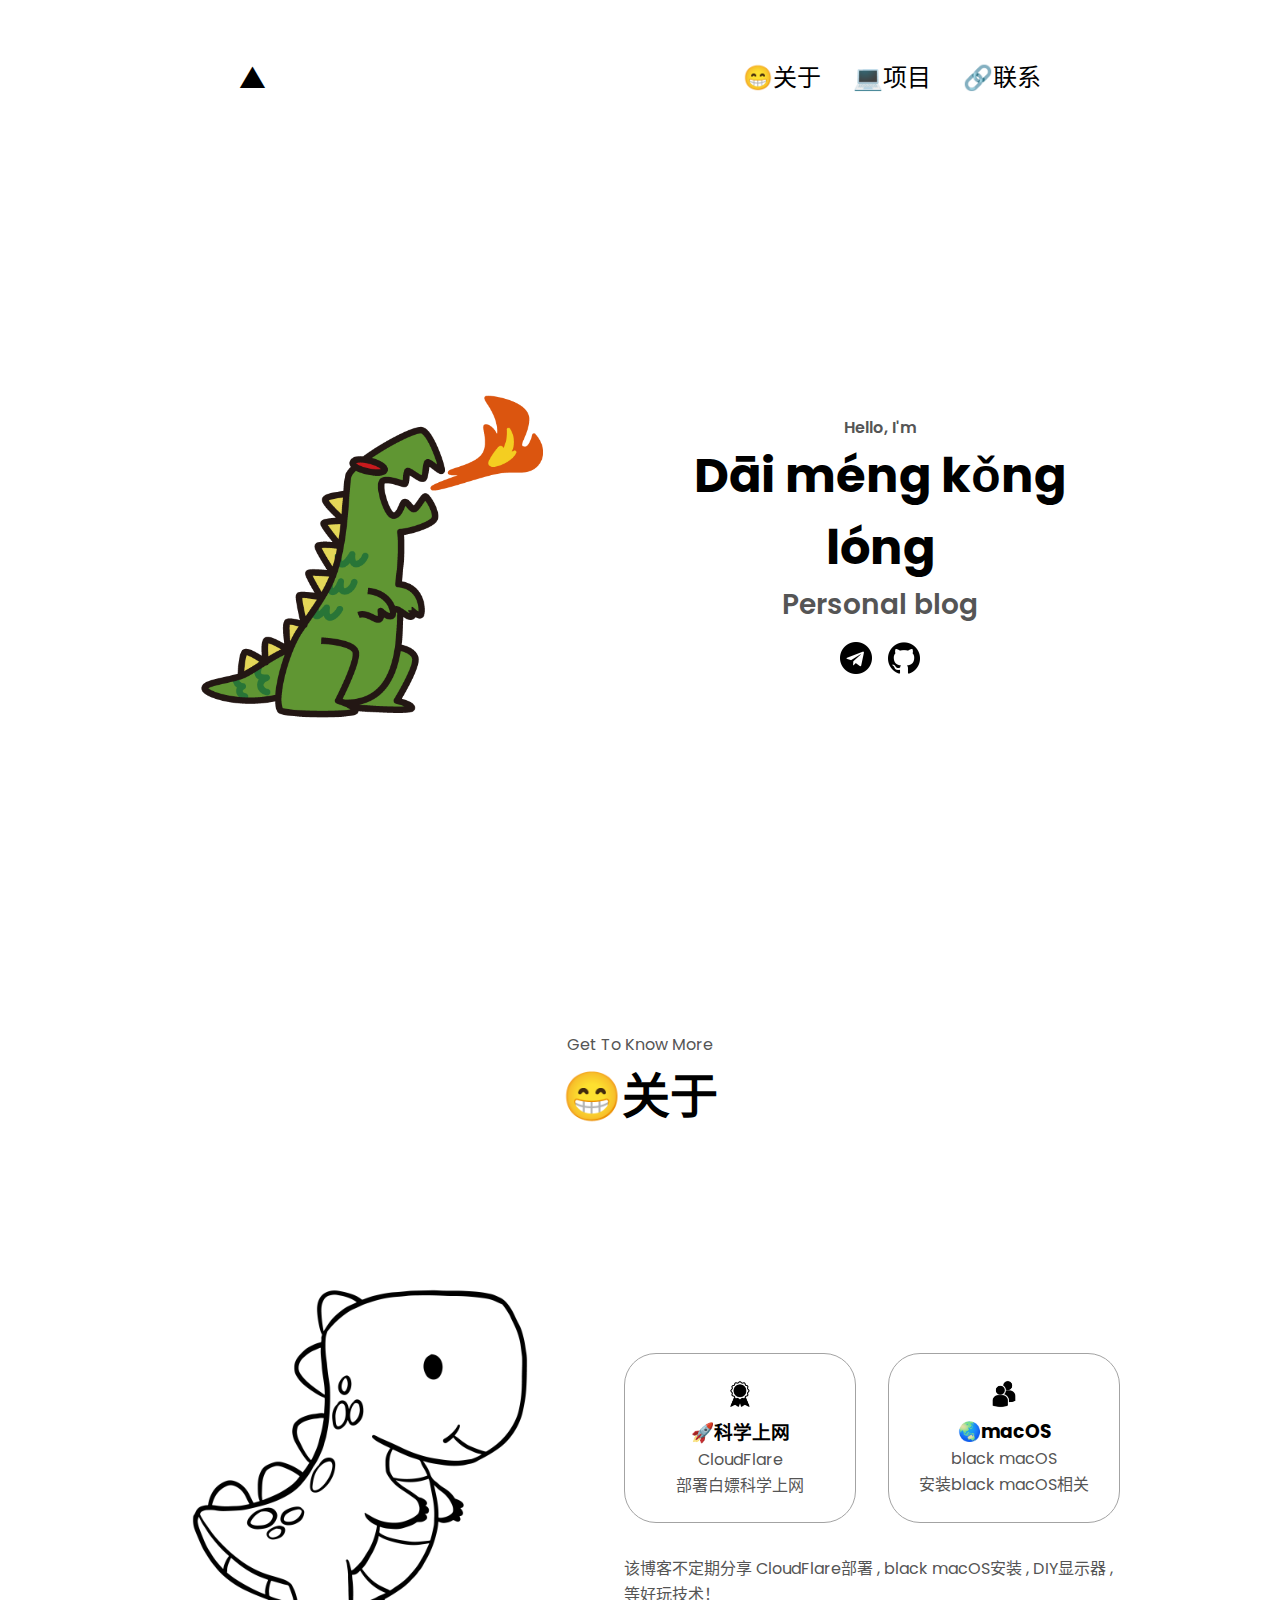
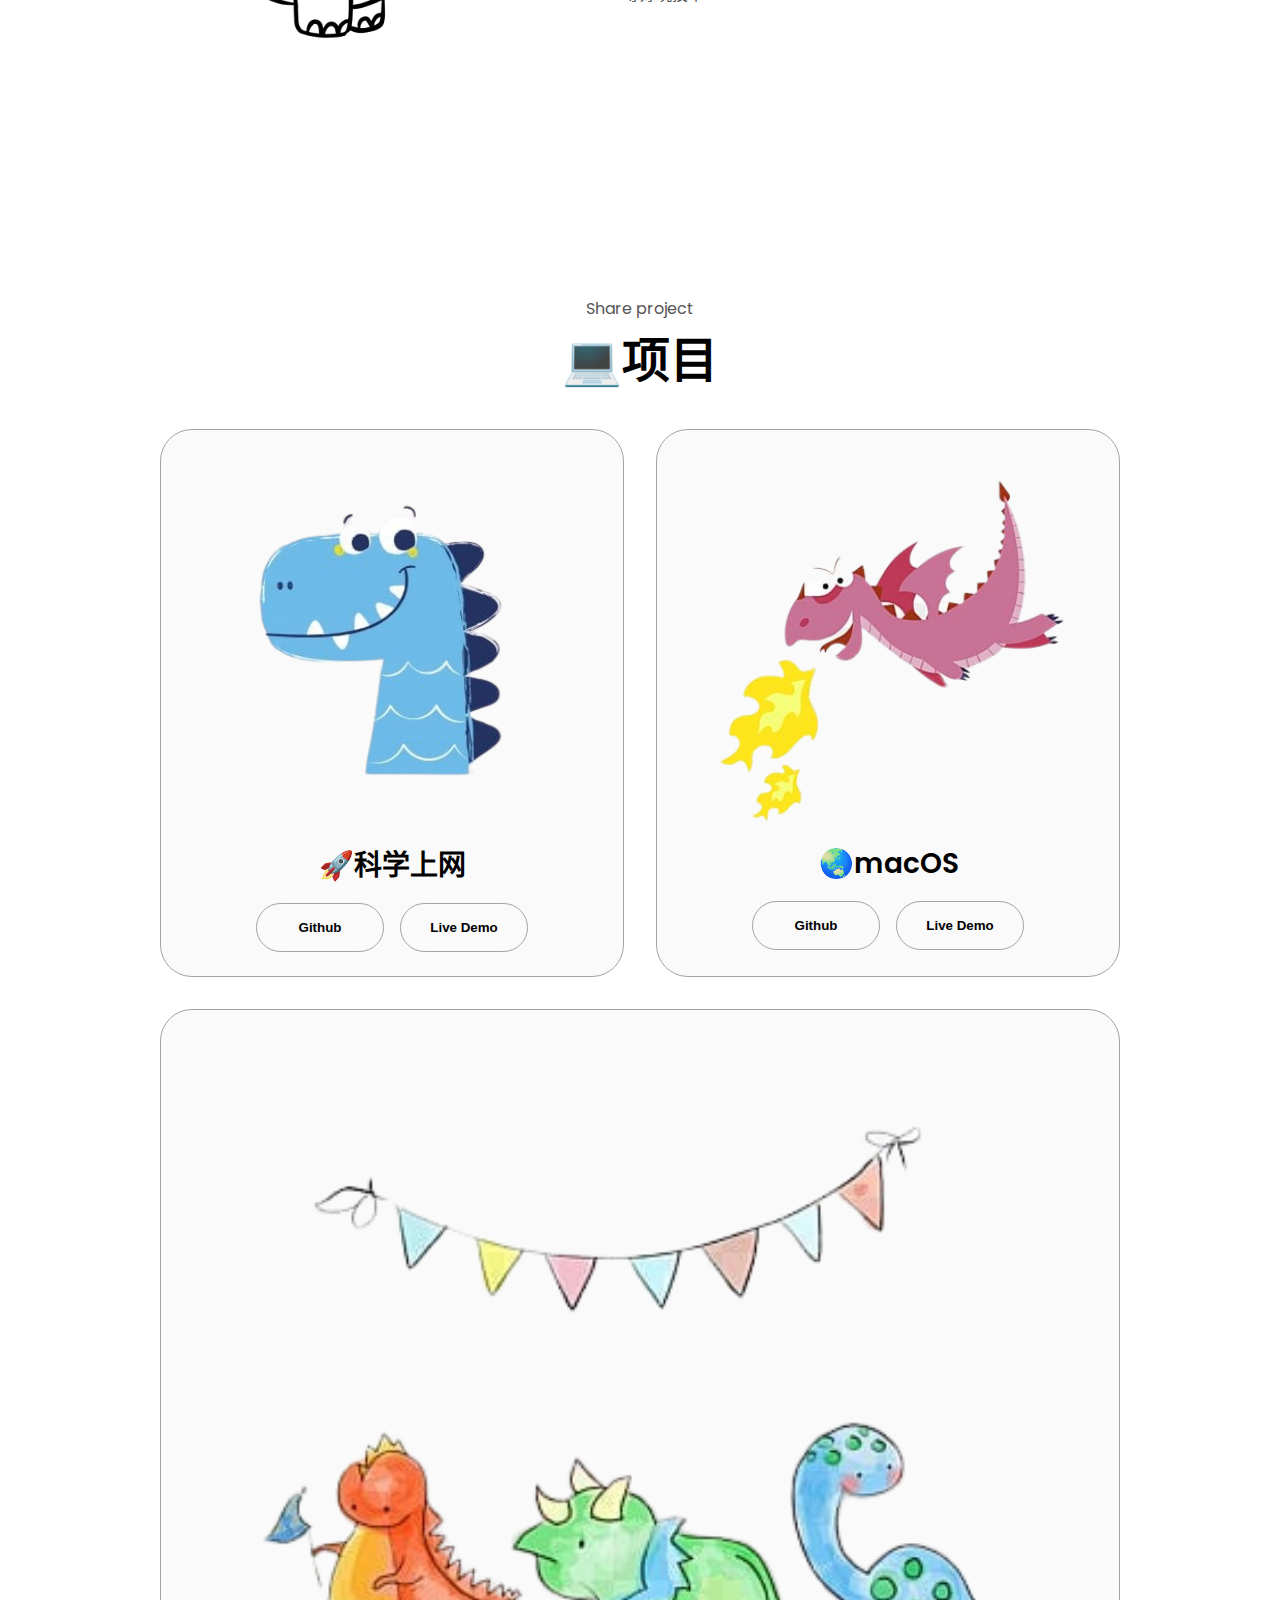
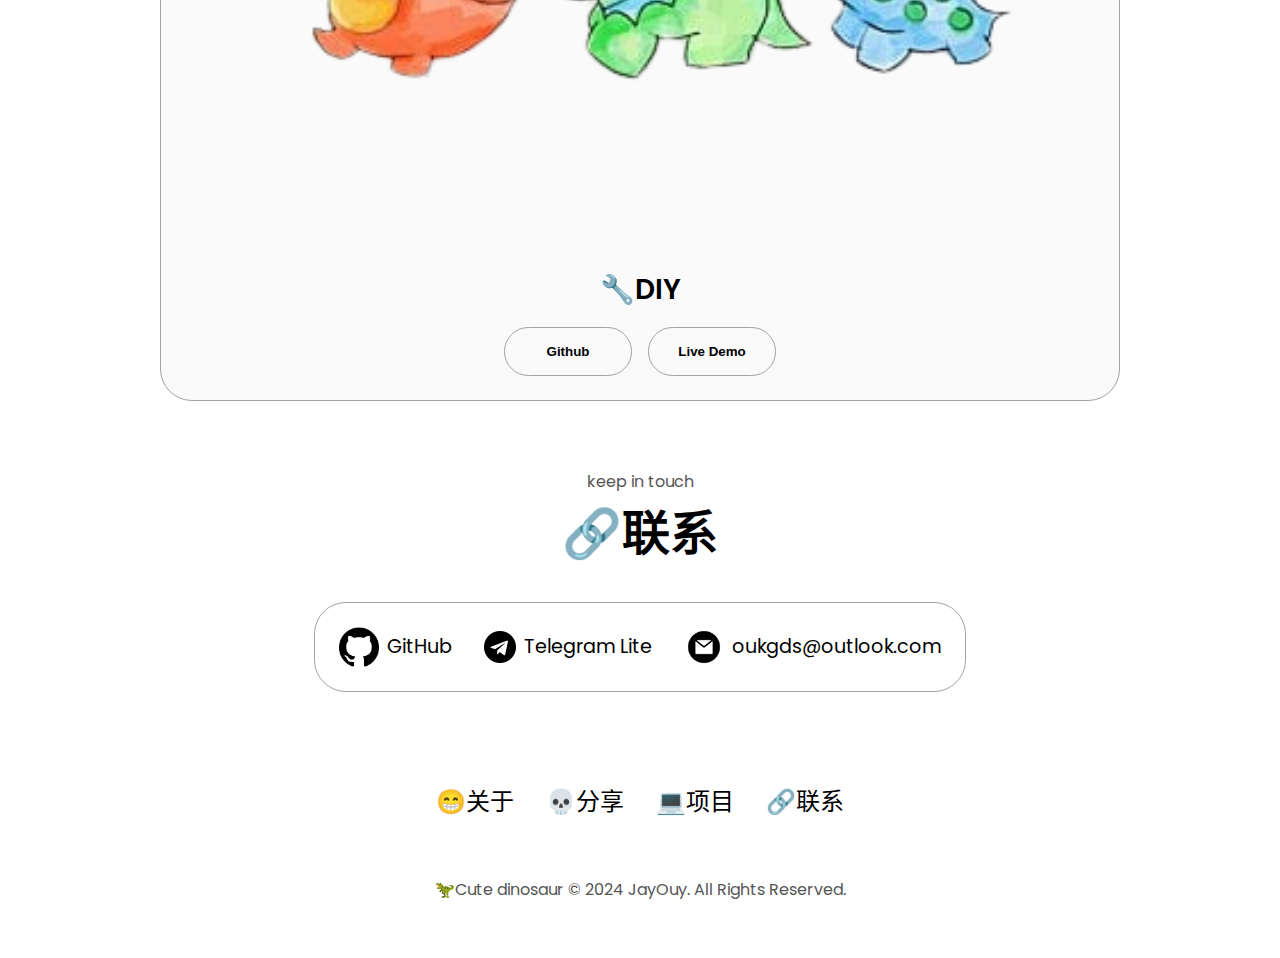
<file: index.html>
<!DOCTYPE html>
<html lang="zh-CN">
  <head>
    <meta charset="UTF-8" />
    <meta http-equiv="X-UA-Compatible" content="IE=edge" />
    <meta name="viewport" content="width=device-width, initial-scale=1.0" />
    <link rel="shortcut icon" href="./assets/kxsw.png" />
    <title>Dāiméngkǒnglóng⛰</title>
    <link rel="stylesheet" href="https://dmkl.ouykjds.top/style.css">
    <link rel="stylesheet" href="style.css" />
    <link rel="stylesheet" href="mediaqueries.css" />
  </head>
  <body>
    <nav id="desktop-nav">
      <div class="logo">⛰</div>
      <div>
        <ul class="nav-links">
          <li><a href="#about">😁关于</a></li>
          <li><a href="#projects">💻项目</a></li>
          <li><a href="#contact">🔗联系</a></li>
        </ul>
      </div>
    </nav>
    <nav id="hamburger-nav">
      <div class="logo">⛰</div>
      <div class="hamburger-menu">
        <div class="hamburger-icon" onclick="toggleMenu()">
          <span></span>
          <span></span>
          <span></span>
        </div>
        <div class="menu-links">
          <li><a href="#about" onclick="toggleMenu()">😁关于</a></li>
          <li><a href="#projects" onclick="toggleMenu()">💻项目</a></li>
          <li><a href="#contact" onclick="toggleMenu()">🔗联系</a></li>
        </div>
      </div>
    </nav>
    <section id="profile">
      <div class="section__pic-container">
        <img src="./assets/logo.png" alt="John Doe profile picture" />
      </div>
      <div class="section__text">
        <p class="section__text__p1">Hello, I'm</p>
        <h1 class="title">Dāi méng kǒng lóng</h1>
        <p class="section__text__p2">Personal blog</p>
        <div id="socials-container">
          <img
            src="./assets/telegram.png"
            alt="My Telegram Lite profile"
            class="icon"
            onclick="location.href='https://t.me/dmkljlq'"
          />
          <img
            src="./assets/github.png"
            alt="My Github profile"
            class="icon"
            onclick="location.href='https://github.com/DaiMengKongLong'"
          />
        </div>
      </div>
    </section>
    <section id="about">
      <p class="section__text__p1">Get To Know More</p>
      <h1 class="title">😁关于</h1>
      <div class="section-container">
        <div class="section__pic-container">
          <img
            src="./assets/toux.png"
            alt="Profile picture"
            class="about-pic"
          />
        </div>
        <div class="about-details-container">
          <div class="about-containers">
            <div class="details-container">
              <img
                src="./assets/experience.png"
                alt="Experience icon"
                class="icon"
              />
              <h3>🚀科学上网</h3>
              <p>CloudFlare <br />部署白嫖科学上网</p>
            </div>
            <div class="details-container">
              <img
                src="./assets/education.png"
                alt="Education icon"
                class="icon"
              />
              <h3>🌏macOS</h3>
              <p>black macOS <br />安装black macOS相关</p>
            </div>
          </div>
          <div class="text-container">
            <p>
              该博客不定期分享 CloudFlare部署 , black macOS安装 , DIY显示器 , 等好玩技术！

            </p>
          </div>
        </div>
      </div>
    </section>
    <section id="projects">
      <p class="section__text__p1">Share project</p>
      <h1 class="title">💻项目</h1>
      <div class="experience-details-container">
        <div class="about-containers">
          <div class="details-container color-container">
            <div class="article-container">
              <img
                src="./assets/kxsw.png"
                alt="Project 1"
                class="project-img"
              />
            </div>
            <h2 class="experience-sub-title project-title">🚀科学上网</h2>
            <div class="btn-container">
              <button
                class="btn btn-color-2 project-btn"
                onclick="location.href='https://github.com/DaiMengKongLong/EDtunnel'"
              >
                Github
              </button>
              <button
                class="btn btn-color-2 project-btn"
                onclick="location.href='./kxsw.html'"
              >
                Live Demo
              </button>
            </div>
          </div>
          <div class="details-container color-container">
            <div class="article-container">
              <img
                src="./assets/macOS.png"
                alt="Project 2"
                class="project-img"
              />
            </div>
            <h2 class="experience-sub-title project-title">🌏macOS</h2>
            <div class="btn-container">
              <button
                class="btn btn-color-2 project-btn"
                onclick="location.href='https://github.com/'"
              >
                Github
              </button>
              <button
                class="btn btn-color-2 project-btn"
                onclick="location.href='https://github.com/'"
              >
                Live Demo
              </button>
            </div>
          </div>
          <div class="details-container color-container">
            <div class="article-container">
              <img
                src="./assets/diy.png"
                alt="Project 3"
                class="project-img"
              />
            </div>
            <h2 class="experience-sub-title project-title">🔧DIY</h2>
            <div class="btn-container">
              <button
                class="btn btn-color-2 project-btn"
                onclick="location.href='https://github.com/'"
              >
                Github
              </button>
              <button
                class="btn btn-color-2 project-btn"
                onclick="location.href='https://github.com/'"
              >
                Live Demo
              </button>
            </div>
          </div>
        </div>
      </div>
    </section>
    <section id="contact">
      <p class="section__text__p1">keep in touch</p>
      <h1 class="title">🔗联系</h1>
      <div class="contact-info-upper-container">
        <div class="contact-info-container">
          <img
            src="./assets/github.png"
            alt="github icon"
            class="icon contact-icon email-icon"
          />
          <p><a href="https://github.com/DaiMengKongLong">GitHub</a></p>
        </div>
        <div class="contact-info-container">
          <img
            src="./assets/telegram.png"
            alt="Telegram Lite icon"
            class="icon contact-icon"
          />
          <p><a href="https://t.me/dmkljlq">Telegram Lite </a></p>
        </div>
        <div class="contact-info-container">
          <img
            src="./assets/email.png"
            alt="Email icon"
            class="icon contact-icon email-icon"
          />
          <p><a href="mailto:oukgds@outlook.com">oukgds@outlook.com</a></p>
        </div>
      </div>
    </section>
    <footer>
      <nav>
        <div class="nav-links-container">
          <ul class="nav-links">
            <li><a href="#about">😁关于</a></li>
            <li><a href="#experience">💀分享</a></li>
            <li><a href="#projects">💻项目</a></li>
            <li><a href="#contact">🔗联系</a></li>
          </ul>
        </div>
      </nav>
      <p>🦖Cute dinosaur &#169; 2024 JayOuy. All Rights Reserved.</p>
    </footer>
    <script src="script.js"></script>
  </body>
</html>
</file>
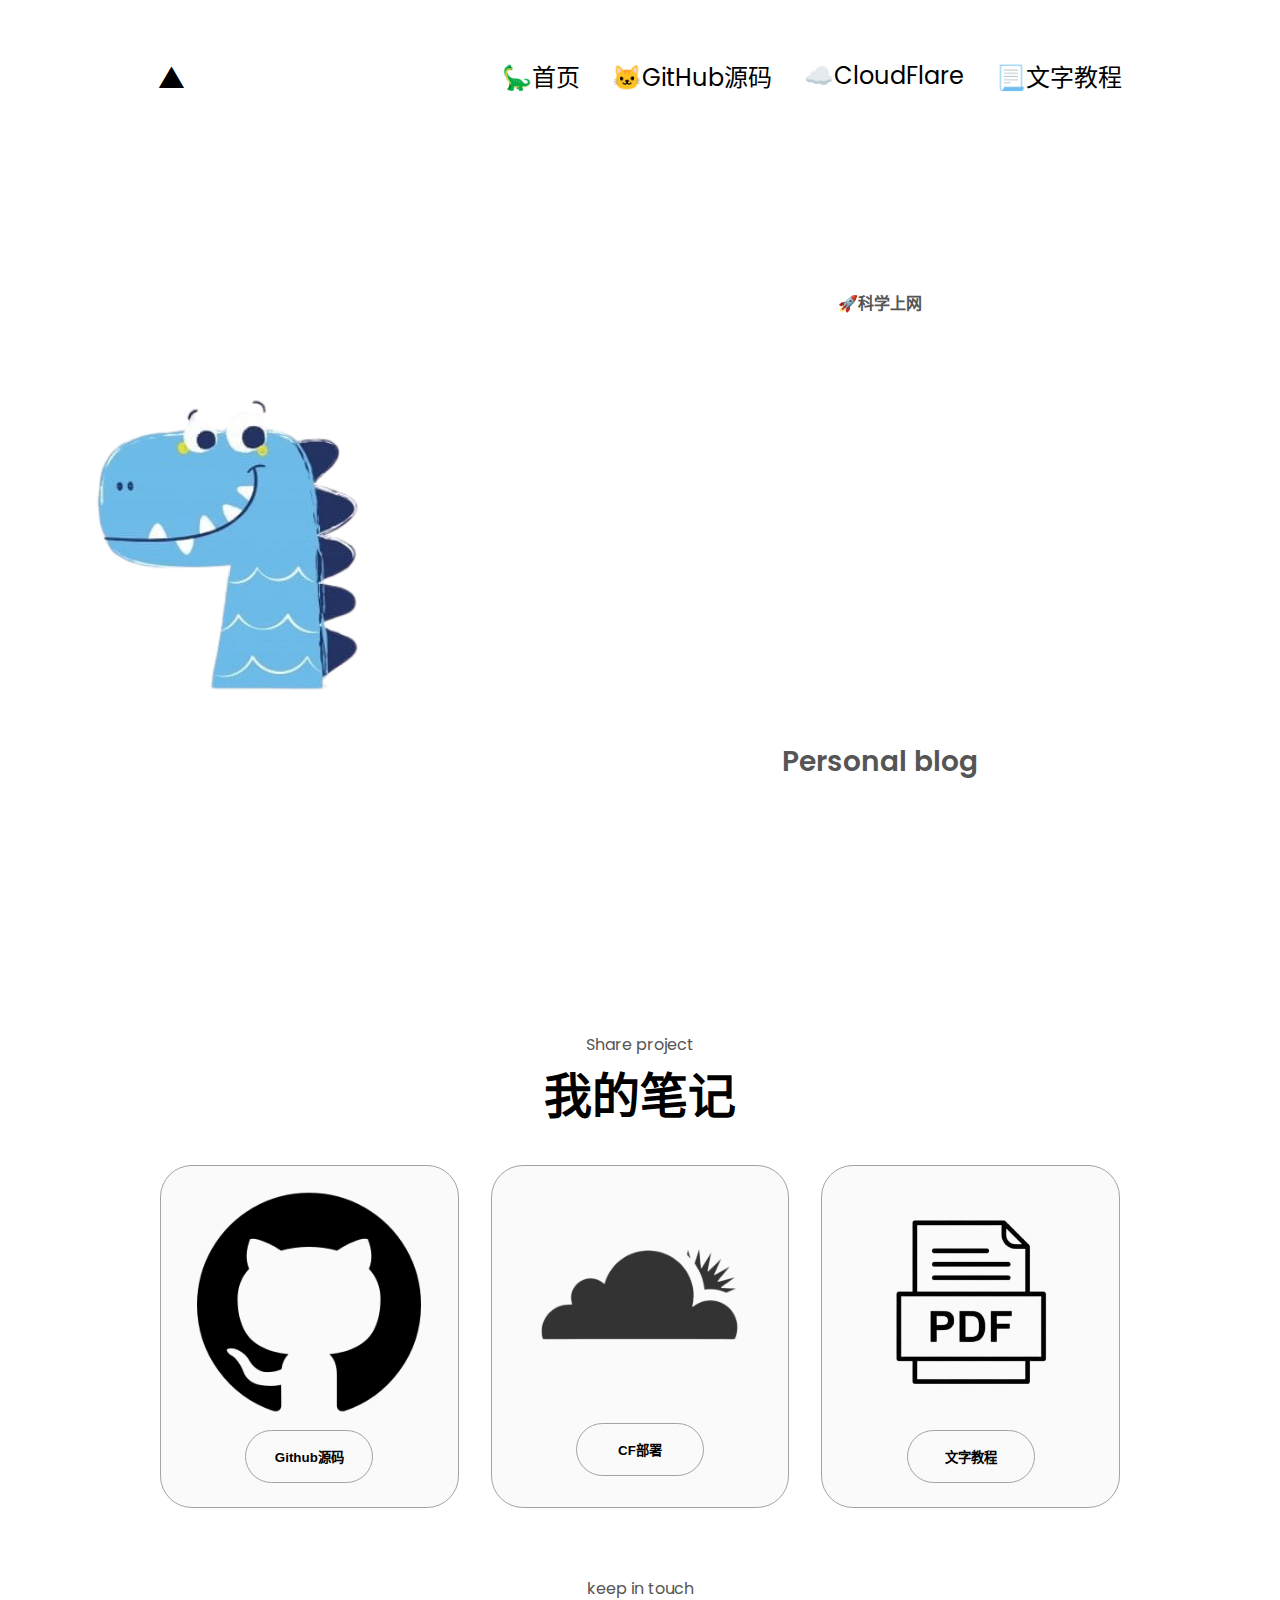
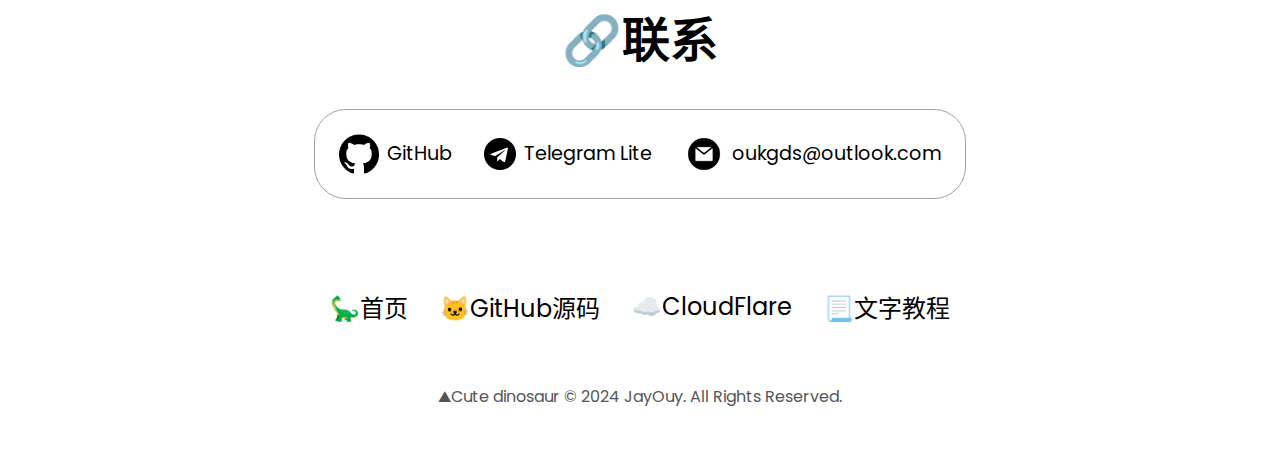
<file: kxsw.html>
<!DOCTYPE html>
<html lang="zh-CN">
  <head>
    <meta charset="UTF-8" />
    <meta http-equiv="X-UA-Compatible" content="IE=edge" />
    <meta name="viewport" content="width=device-width, initial-scale=1.0" />
    <link rel="shortcut icon" href="./assets/kxsw.png" />
    <title>🚀科学上网</title>
    <link rel="stylesheet" href="style.css" />
    <link rel="stylesheet" href="mediaqueries.css" />
  </head>
  <body>
    <nav id="desktop-nav">
      <div class="logo">⛰</div>
      <div>
        <ul class="nav-links">
        <li><a href="./index.html">🦕首页</a></li>
        <li><a href="https://github.com/DaiMengKongLong/EDtunnel">🐱GitHub源码</a></li>
        <li><a href="https://dash.cloudflare.com/">☁️CloudFlare</a></li>
        <li><a href="./pdf/🚀科学上网/EDtunnel.pdf">📃文字教程</a></li>
        </ul>
      </div>
    </nav>
    <nav id="hamburger-nav">
      <div class="logo">⛰</div>
      <div class="hamburger-menu">
        <div class="hamburger-icon" onclick="toggleMenu()">
          <span></span>
          <span></span>
          <span></span>
        </div>
        <div class="menu-links">
        <li><a href="./index.html" onclick="toggleMenu()">🦕首页</a></li>
        <li><a href="https://github.com/DaiMengKongLong/EDtunnel" onclick="toggleMenu()">🐱GitHub源码</a></li>
        <li><a href="https://dash.cloudflare.com/" onclick="toggleMenu()">☁️CloudFlare</a></li>
        <li><a href="./pdf/🚀科学上网/EDtunnel.pdf" onclick="toggleMenu()">📃文字教程</a></li>
        </div>
      </div>
    </nav>
    <section id="profile">
      <div class="section__pic-container">
        <img src="./assets/kxsw.png" alt="John Doe profile picture" />
      </div>
      <div class="section__text">
        <p class="section__text__p1">🚀科学上网</p>
        <h1 class="title"><iframe width="720" height="405" src="https://www.youtube.com/embed/Mi6O3dJXeDI" title="🦖CloudFlare部署下EDtunnel🚀科学上网！" frameborder="0" allow="accelerometer; autoplay; clipboard-write; encrypted-media; gyroscope; picture-in-picture; web-share" referrerpolicy="strict-origin-when-cross-origin" allowfullscreen></iframe></h1>
        <p class="section__text__p2">Personal blog</p>
        <div id="socials-container">
        </div>
      </div>
    </section>
    <section id="projects">
      <p class="section__text__p1">Share project</p>
      <h1 class="title">我的笔记</h1>
      <div class="experience-details-container">
        <div class="about-containers">
          <div class="details-container color-container">
            <div class="article-container">
              <img
                src="./assets/github.png"
                alt="Project 1"
                class="project-img"
              />
            </div>
            <h2 class="experience-sub-title project-title"></h2>
            <div class="btn-container">
              <button
                class="btn btn-color-2 project-btn"
                onclick="location.href='https://github.com/DaiMengKongLong/EDtunnel'"
              >
              Github源码
              </button>
            </div>
          </div>
          <div class="details-container color-container">
            <div class="article-container">
              <img
                src="./assets/cf.png"
                alt="Project 2"
                class="project-img"
              />
            </div>
            <h2 class="experience-sub-title project-title"></h2>
            <div class="btn-container">
              <button
                class="btn btn-color-2 project-btn"
                onclick="location.href='https://dash.cloudflare.com/'"
              >
              CF部署
              </button>
            </div>
          </div>
          <div class="details-container color-container">
            <div class="article-container">
              <img
                src="./assets/pdf.png"
                alt="Project 3"
                class="project-img"
              />
            </div>
            <h2 class="experience-sub-title project-title"></h2>
            <div class="btn-container">
              <button
                class="btn btn-color-2 project-btn"
                onclick="location.href='./pdf/🚀科学上网/EDtunnel.pdf'"
              >
                文字教程
              </button>
            </div>
          </div>
        </div>
      </div>
    </section>
    <section id="contact">
      <p class="section__text__p1">keep in touch</p>
      <h1 class="title">🔗联系</h1>
      <div class="contact-info-upper-container">
        <div class="contact-info-container">
          <img
            src="./assets/github.png"
            alt="github icon"
            class="icon contact-icon email-icon"
          />
          <p><a href="https://github.com/OuyJay">GitHub</a></p>
        </div>
        <div class="contact-info-container">
          <img
            src="./assets/telegram.png"
            alt="Telegram Lite icon"
            class="icon contact-icon"
          />
          <p><a href="https://t.me/dmkljlq">Telegram Lite </a></p>
        </div>
        <div class="contact-info-container">
          <img
            src="./assets/email.png"
            alt="Email icon"
            class="icon contact-icon email-icon"
          />
          <p><a href="mailto:oukgds@outlook.com">oukgds@outlook.com</a></p>
        </div>
      </div>
    </section>
    <footer>
      <nav>
        <div class="nav-links-container">
          <ul class="nav-links">
            <li><a href="./index.html">🦕首页</a></li>
            <li><a href="https://github.com/DaiMengKongLong/EDtunnel">🐱GitHub源码</a></li>
            <li><a href="https://dash.cloudflare.com/">☁️CloudFlare</a></li>
            <li><a href="./pdf/🚀科学上网/EDtunnel.pdf">📃文字教程</a></li>
          </ul>
        </div>
      </nav>
      <p>⛰Cute dinosaur &#169; 2024 JayOuy. All Rights Reserved.</p>
    </footer>
    <script src="script.js"></script>
  </body>
</html>
</file>
<file: style.css>
/* GENERAL */

@import url("https://fonts.googleapis.com/css2?family=Poppins:wght@300;400;500;600&display=swap");

* {
  margin: 0;
  padding: 0;
}

body {
  font-family: "Poppins", sans-serif;
}

html {
  scroll-behavior: smooth;
}

p {
  color: rgb(85, 85, 85);
}

/* TRANSITION */

a,
.btn {
  transition: all 300ms ease;
}

/* DESKTOP NAV */

nav,
.nav-links {
  display: flex;
}

nav {
  justify-content: space-around;
  align-items: center;
  height: 17vh;
}

.nav-links {
  gap: 2rem;
  list-style: none;
  font-size: 1.5rem;
}

a {
  color: black;
  text-decoration: none;
  text-decoration-color: white;
}

a:hover {
  color: grey;
  text-decoration: underline;
  text-underline-offset: 1rem;
  text-decoration-color: rgb(181, 181, 181);
}

.logo {
  font-size: 2rem;
}

.logo:hover {
  cursor: default;
}

/* HAMBURGER MENU */

#hamburger-nav {
  display: none;
}

.hamburger-menu {
  position: relative;
  display: inline-block;
}

.hamburger-icon {
  display: flex;
  flex-direction: column;
  justify-content: space-between;
  height: 24px;
  width: 30px;
  cursor: pointer;
}

.hamburger-icon span {
  width: 100%;
  height: 2px;
  background-color: black;
  transition: all 0.3 ease-in-out;
}

.menu-links {
  position: absolute;
  top: 100%;
  right: 0;
  background-color: rgba(255, 255, 255, 0);
  width: fit-content;
  max-height: 0;
  overflow: hidden;
  transition: all 0.3 ease-in-out;
}

.menu-links a {
  display: block;
  padding: 5px;
  text-align: center;
  font-size: 1.5rem;
  color: black;
  text-decoration: none;
  transition: all 0.3 ease-in-out;
}

.menu-links li {
  list-style: none;
}

.menu-links.open {
  max-height: 500px;
}

.hamburger-icon.open span:first-child {
  transform: rotate(45deg) translate(10px, 5px);
}

.hamburger-icon.open span:nth-child(2) {
  opacity: 0;
}

.hamburger-icon.open span:last-child {
  transform: rotate(-45deg) translate(10px, -5px);
}

.hamburger-icon span:first-child {
  transform: none;
}

.hamburger-icon span:first-child {
  opacity: 1;
}

.hamburger-icon span:first-child {
  transform: none;
}

/* SECTIONS */

section {
  padding-top: 4vh;
  height: 96vh;
  margin: 0 10rem;
  box-sizing: border-box;
  min-height: fit-content;
}

.section-container {
  display: flex;
}

/* PROFILE SECTION */

#profile {
  display: flex;
  justify-content: center;
  gap: 5rem;
  height: 80vh;
}

.section__pic-container {
  display: flex;
  height: 400px;
  width: 400px;
  margin: auto 0;
}

.section__text {
  align-self: center;
  text-align: center;
}

.section__text p {
  font-weight: 600;
}

.section__text__p1 {
  text-align: center;
}

.section__text__p2 {
  font-size: 1.75rem;
  margin-bottom: 1rem;
}

.title {
  font-size: 3rem;
  text-align: center;
}

#socials-container {
  display: flex;
  justify-content: center;
  margin-top: 1rem;
  gap: 1rem;
}

/* ICONS */

.icon {
  cursor: pointer;
  height: 2rem;
}

/* BUTTONS */

.btn-container {
  display: flex;
  justify-content: center;
  gap: 1rem;
}

.btn {
  font-weight: 600;
  transition: all 300ms ease;
  padding: 1rem;
  width: 8rem;
  border-radius: 2rem;
}

.btn-color-1,
.btn-color-2 {
  border: rgb(53, 53, 53) 0.1rem solid;
}

.btn-color-1:hover,
.btn-color-2:hover {
  cursor: pointer;
}

.btn-color-1,
.btn-color-2:hover {
  background: rgb(53, 53, 53);
  color: white;
}

.btn-color-1:hover {
  background: rgb(0, 0, 0);
}

.btn-color-2 {
  background: none;
}

.btn-color-2:hover {
  border: rgb(255, 255, 255) 0.1rem solid;
}

.btn-container {
  gap: 1rem;
}

/* ABOUT SECTION */

#about {
  position: relative;
}

.about-containers {
  gap: 2rem;
  margin-bottom: 2rem;
  margin-top: 2rem;
}

.about-details-container {
  justify-content: center;
  flex-direction: column;
}

.about-containers,
.about-details-container {
  display: flex;
}

.about-pic {
  border-radius: 2rem;
}

.arrow {
  position: absolute;
  right: -5rem;
  bottom: 2.5rem;
}

.details-container {
  padding: 1.5rem;
  flex: 1;
  background: white;
  border-radius: 2rem;
  border: rgb(53, 53, 53) 0.1rem solid;
  border-color: rgb(163, 163, 163);
  text-align: center;
}

.section-container {
  gap: 4rem;
  height: 80%;
}

.section__pic-container {
  height: 400px;
  width: 400px;
  margin: auto 0;
}

/* EXPERIENCE SECTION */

#experience {
  position: relative;
}

.experience-sub-title {
  color: rgb(85, 85, 85);
  font-weight: 600;
  font-size: 1.75rem;
  margin-bottom: 2rem;
}

.experience-details-container {
  display: flex;
  justify-content: center;
  flex-direction: column;
}

.article-container {
  display: flex;
  text-align: initial;
  flex-wrap: wrap;
  flex-direction: row;
  gap: 2.5rem;
  justify-content: space-around;
}

article {
  display: flex;
  width: 10rem;
  justify-content: space-around;
  gap: 0.5rem;
}

article .icon {
  cursor: default;
}

/* PROJECTS SECTION */

#projects {
  position: relative;
}

.color-container {
  border-color: rgb(163, 163, 163);
  background: rgb(250, 250, 250);
}

.project-img {
  border-radius: 2rem;
  width: 90%;
  height: 90%;
}

.project-title {
  margin: 1rem;
  color: black;
}

.project-btn {
  color: black;
  border-color: rgb(163, 163, 163);
}

/* CONTACT */

#contact {
  display: flex;
  justify-content: center;
  flex-direction: column;
  height: 70vh;
}

.contact-info-upper-container {
  display: flex;
  justify-content: center;
  border-radius: 2rem;
  border: rgb(53, 53, 53) 0.1rem solid;
  border-color: rgb(163, 163, 163);
  background: (250, 250, 250);
  margin: 2rem auto;
  padding: 0.5rem;
}

.contact-info-container {
  display: flex;
  align-items: center;
  justify-content: center;
  gap: 0.5rem;
  margin: 1rem;
}

.contact-info-container p {
  font-size: larger;
}

.contact-icon {
  cursor: default;
}

.email-icon {
  height: 2.5rem;
}

/* FOOTER SECTION */

footer {
  height: 26vh;
  margin: 0 1rem;
}

footer p {
  text-align: center;
}
</file>
<file: mediaqueries.css>
@media screen and (max-width: 1400px) {
  #profile {
    height: 83vh;
    margin-bottom: 6rem;
  }
  .about-containers {
    flex-wrap: wrap;
  }
  #contact,
  #projects {
    height: fit-content;
  }
}

@media screen and (max-width: 1200px) {
  #desktop-nav {
    display: none;
  }
  #hamburger-nav {
    display: flex;
  }
  #experience,
  .experience-details-container {
    margin-top: 2rem;
  }
  #profile,
  .section-container {
    display: block;
  }
  .arrow {
    display: none;
  }
  section,
  .section-container {
    height: fit-content;
  }
  section {
    margin: 0 5%;
  }
  .section__pic-container {
    width: 275px;
    height: 275px;
    margin: 0 auto 2rem;
  }
  .about-containers {
    margin-top: 0;
  }
}

@media screen and (max-width: 600px) {
  #contact,
  footer {
    height: 40vh;
  }
  #profile {
    height: 83vh;
    margin-bottom: 0;
  }
  article {
    font-size: 1rem;
  }
  footer nav {
    height: fit-content;
    margin-bottom: 2rem;
  }
  .about-containers,
  .contact-info-upper-container,
  .btn-container {
    flex-wrap: wrap;
  }
  .contact-info-container {
    margin: 0;
  }
  .contact-info-container p,
  .nav-links li a {
    font-size: 1rem;
  }
  .experience-sub-title {
    font-size: 5rem;
  }
  .logo {
    font-size: 1.5rem;
  }
  .nav-links {
    flex-direction: column;
    gap: 0.5rem;
    text-align: center;
  }
  .section__pic-container {
    width: auto;
    height: 46vw;
    justify-content: center;
  }
  .section__text__p2 {
    font-size: 1.25rem;
  }
  .title {
    font-size: 2rem;
  }
  .text-container {
    text-align: justify;
  }
}
</file>
